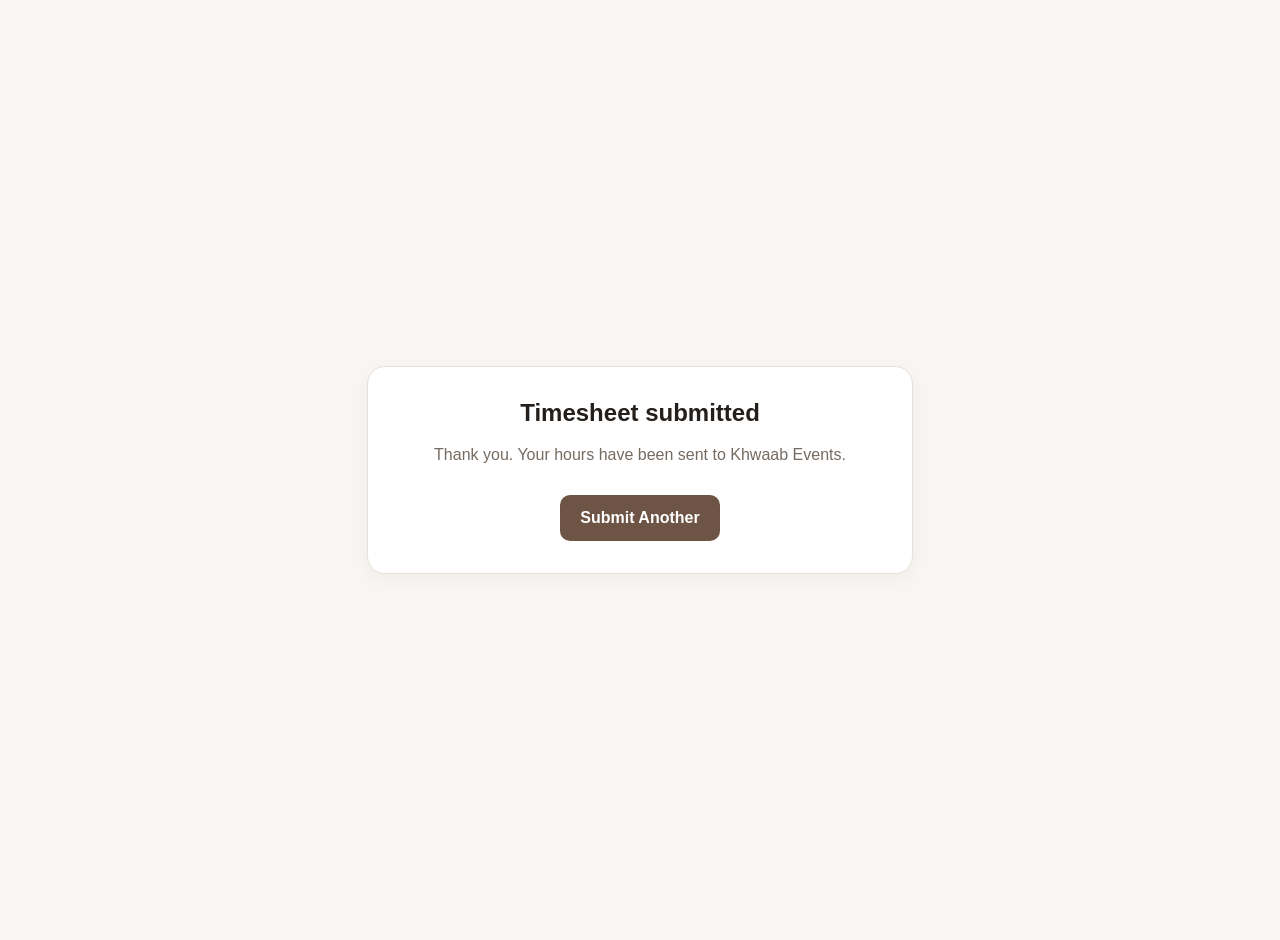
<file: public/timesheet-thanks.html>
<!DOCTYPE html><html lang="en"><head><meta charset="UTF-8"><meta name="viewport" content="width=device-width,initial-scale=1"><meta name="robots" content="noindex,nofollow"><title>Timesheet Submitted | Khwaab Events</title><style>body{margin:0;font-family:Arial,Helvetica,sans-serif;background:#f8f6f2;color:#241f1b;display:grid;place-items:center;min-height:100vh;padding:20px}.card{max-width:480px;width:100%;background:white;border:1px solid #e8e0d8;border-radius:18px;padding:32px;text-align:center;box-shadow:0 5px 18px rgba(0,0,0,.04)}h1{font-size:24px;margin:0 0 10px}p{color:#746b63;line-height:1.5}.btn{display:inline-block;margin-top:12px;background:#6e5444;color:#fff;text-decoration:none;padding:14px 20px;border-radius:10px;font-weight:700}</style></head><body><div class="card"><h1>Timesheet submitted</h1><p>Thank you. Your hours have been sent to Khwaab Events.</p><a class="btn" href="/timesheet.html">Submit Another</a></div></body></html>
</file>
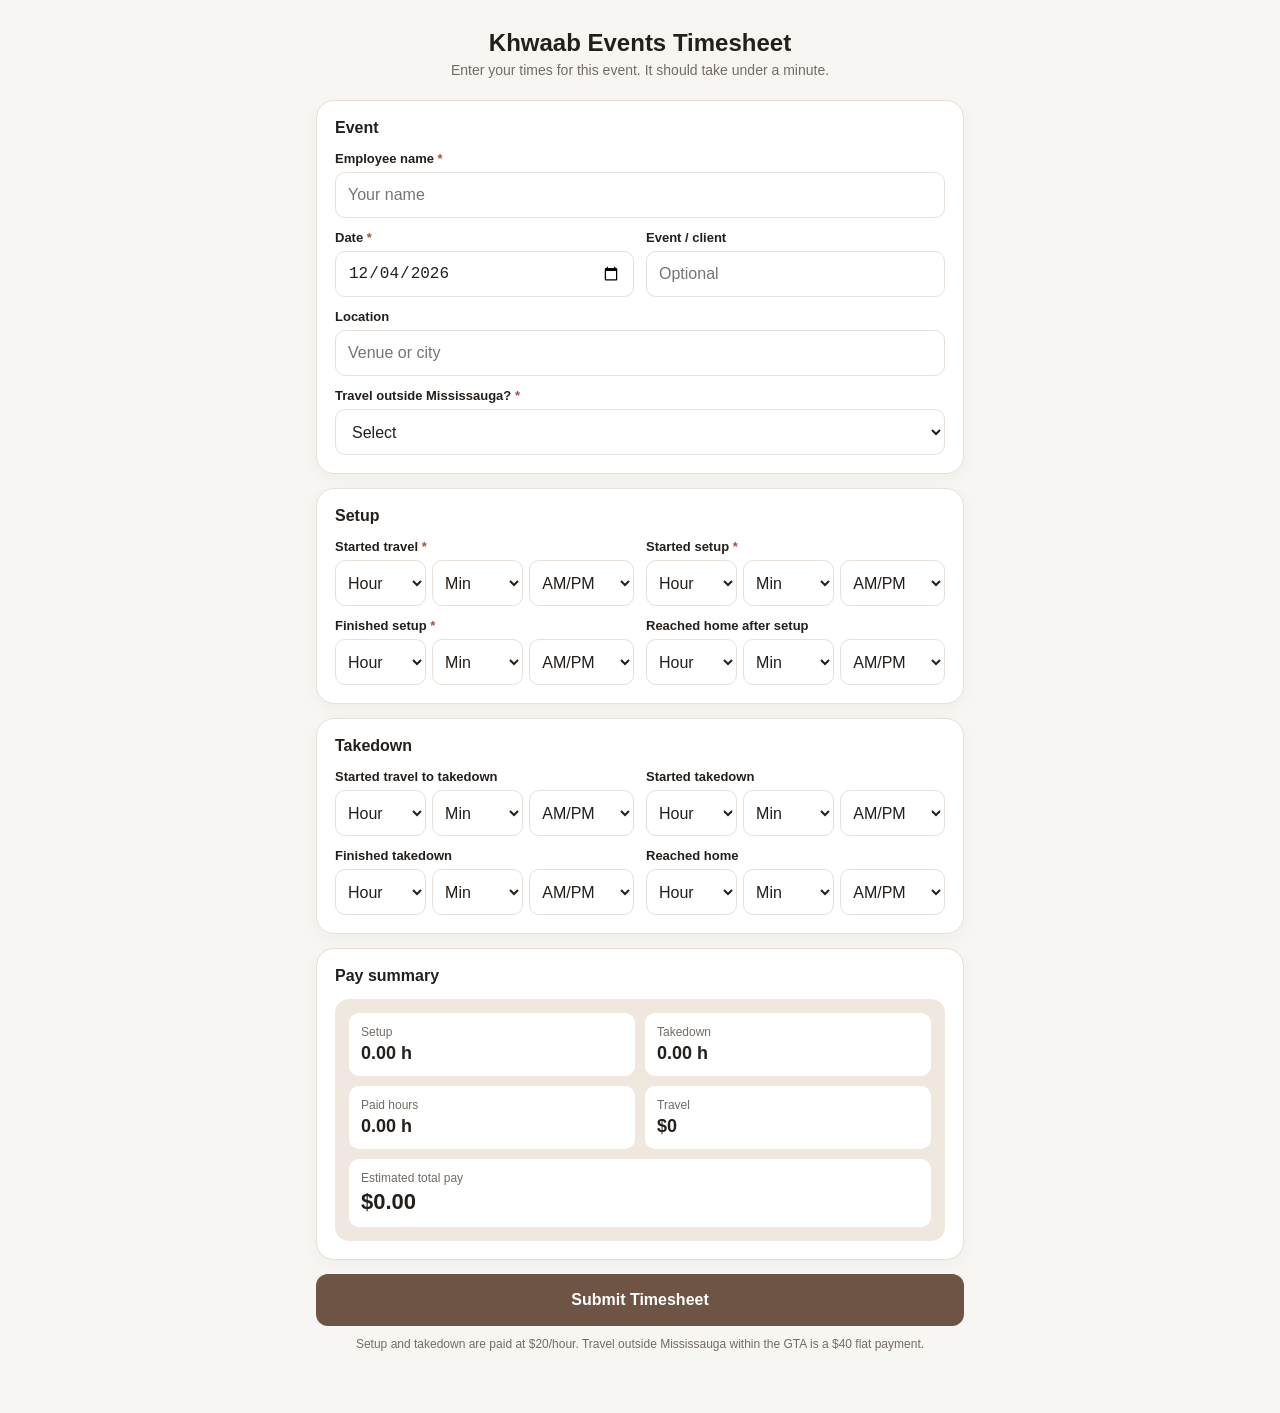
<file: public/timesheet.html>
<!DOCTYPE html>
<html lang="en"><head><meta charset="UTF-8"><meta name="viewport" content="width=device-width,initial-scale=1"><meta name="robots" content="noindex,nofollow"><title>Khwaab Events | Employee Timesheet</title><style>
:root{--bg:#f8f6f2;--card:#fff;--text:#241f1b;--muted:#746b63;--line:#e8e0d8;--accent:#6e5444;--accent2:#f0e8df}*{box-sizing:border-box}body{margin:0;font-family:Arial,Helvetica,sans-serif;background:var(--bg);color:var(--text)}.wrap{max-width:680px;margin:auto;padding:24px 16px 48px}.brand{text-align:center;margin-bottom:22px}.brand h1{font-size:24px;margin:5px}.brand p{margin:0;color:var(--muted);font-size:14px}.card{background:#fff;border:1px solid var(--line);border-radius:18px;padding:18px;margin-bottom:14px;box-shadow:0 5px 18px rgba(0,0,0,.035)}h2{font-size:16px;margin:0 0 14px}.grid{display:grid;grid-template-columns:1fr 1fr;gap:12px}.full{grid-column:1/-1}label{display:block;font-size:13px;font-weight:600;margin-bottom:6px}.field>input,.field>select{width:100%;height:46px;border:1px solid var(--line);border-radius:10px;background:#fff;padding:0 12px;font-size:16px;color:var(--text)}.time-row{display:grid;grid-template-columns:1fr 1fr 1.15fr;gap:6px}.time-row select{width:100%;height:46px;border:1px solid var(--line);border-radius:10px;background:#fff;padding:0 8px;font-size:16px;color:var(--text)}.summary{background:var(--accent2);border-radius:14px;padding:14px;display:grid;grid-template-columns:1fr 1fr;gap:10px}.metric{background:#fff;border-radius:10px;padding:12px}.metric span{display:block;color:var(--muted);font-size:12px;margin-bottom:4px}.metric strong{font-size:18px}.total{grid-column:1/-1}.total strong{font-size:22px}.btn{width:100%;height:52px;border:0;border-radius:12px;background:var(--accent);color:#fff;font-size:16px;font-weight:700;cursor:pointer}.note{font-size:12px;color:var(--muted);line-height:1.45;margin-top:10px;text-align:center}.req{color:#9f533f}@media(max-width:520px){.grid{grid-template-columns:1fr}.full{grid-column:auto}.summary{grid-template-columns:1fr 1fr}}
</style></head><body><div class="wrap"><div class="brand"><h1>Khwaab Events Timesheet</h1><p>Enter your times for this event. It should take under a minute.</p></div>
<form id="timesheet" action="https://formsubmit.co/eventsbykhwaab@gmail.com" method="POST"><input type="hidden" name="_subject" value="New Khwaab Employee Timesheet"><input type="hidden" name="_template" value="table"><input type="hidden" name="_captcha" value="false"><input type="hidden" name="_next" value="https://www.khwaab.ca/timesheet-thanks.html">
<div id="hiddenTimes"></div><input type="hidden" id="setupHoursHidden" name="Calculated Setup Hours"><input type="hidden" id="takedownHoursHidden" name="Calculated Takedown Hours"><input type="hidden" id="paidHoursHidden" name="Calculated Paid Hours"><input type="hidden" id="labourPayHidden" name="Calculated Labour Pay"><input type="hidden" id="travelPayHidden" name="Calculated Travel Pay"><input type="hidden" id="totalPayHidden" name="Calculated Total Pay">
<div class="card"><h2>Event</h2><div class="grid"><div class="field full"><label>Employee name <span class="req">*</span></label><input name="Employee Name" required placeholder="Your name"></div><div class="field"><label>Date <span class="req">*</span></label><input id="date" name="Event Date" type="date" required></div><div class="field"><label>Event / client</label><input name="Event or Client" placeholder="Optional"></div><div class="field full"><label>Location</label><input name="Event Location" placeholder="Venue or city"></div><div class="field full"><label>Travel outside Mississauga? <span class="req">*</span></label><select id="travelOutside" name="Travel Outside Mississauga" required><option value="">Select</option><option value="No">No — Mississauga</option><option value="Yes">Yes — GTA ($40)</option></select></div></div></div>
<div class="card"><h2>Setup</h2><div class="grid"><div class="field"><label>Started travel <span class="req">*</span></label><div class="time-row" data-time="Setup - Started Travel" data-required="1"></div></div><div class="field"><label>Started setup <span class="req">*</span></label><div class="time-row" id="setupStart" data-time="Setup - Started" data-required="1"></div></div><div class="field"><label>Finished setup <span class="req">*</span></label><div class="time-row" id="setupEnd" data-time="Setup - Finished" data-required="1"></div></div><div class="field"><label>Reached home after setup</label><div class="time-row" data-time="Setup - Reached Home"></div></div></div></div>
<div class="card"><h2>Takedown</h2><div class="grid"><div class="field"><label>Started travel to takedown</label><div class="time-row" data-time="Takedown - Started Travel"></div></div><div class="field"><label>Started takedown</label><div class="time-row" id="takedownStart" data-time="Takedown - Started"></div></div><div class="field"><label>Finished takedown</label><div class="time-row" id="takedownEnd" data-time="Takedown - Finished"></div></div><div class="field"><label>Reached home</label><div class="time-row" data-time="Takedown - Reached Home"></div></div></div></div>
<div class="card"><h2>Pay summary</h2><div class="summary"><div class="metric"><span>Setup</span><strong id="setupHours">0.00 h</strong></div><div class="metric"><span>Takedown</span><strong id="takedownHours">0.00 h</strong></div><div class="metric"><span>Paid hours</span><strong id="paidHours">0.00 h</strong></div><div class="metric"><span>Travel</span><strong id="travelPay">$0</strong></div><div class="metric total"><span>Estimated total pay</span><strong id="totalPay">$0.00</strong></div></div></div><button class="btn" type="submit">Submit Timesheet</button><p class="note">Setup and takedown are paid at $20/hour. Travel outside Mississauga within the GTA is a $40 flat payment.</p></form></div>
<script>(function(){const $=id=>document.getElementById(id);const date=$('date');if(!date.value){const d=new Date();date.value=new Date(d-d.getTimezoneOffset()*60000).toISOString().slice(0,10)}
function options(a,b,pad){let s='<option value="">'+(pad?'Min':'Hour')+'</option>';for(let i=a;i<=b;i++){let x=pad?String(i).padStart(2,'0'):i;s+='<option value="'+i+'">'+x+'</option>'}return s}
document.querySelectorAll('.time-row').forEach((r,i)=>{r.innerHTML='<select class="hh" aria-label="Hour">'+options(1,12,false)+'</select><select class="mm" aria-label="Minute">'+options(0,59,true)+'</select><select class="ap" aria-label="AM or PM"><option value="">AM/PM</option><option>AM</option><option>PM</option></select>';const hidden=document.createElement('input');hidden.type='hidden';hidden.name=r.dataset.time;hidden.id='timeHidden'+i;r.dataset.hidden=hidden.id;$('hiddenTimes').appendChild(hidden);r.querySelectorAll('select').forEach(x=>{x.addEventListener('change',calc)})});
function get(r){if(!r)return null;const h=+r.querySelector('.hh').value,m=r.querySelector('.mm').value,ap=r.querySelector('.ap').value;if(!h||m===''||!ap)return null;let hh=h%12;if(ap==='PM')hh+=12;return hh*60+(+m)}function display(r){const v=get(r);if(v===null)return '';let h=Math.floor(v/60),m=v%60,ap=h>=12?'PM':'AM',hh=h%12||12;return hh+':'+String(m).padStart(2,'0')+' '+ap}function dur(a,b){const s=get(a),e=get(b);if(s===null||e===null)return 0;let d=e-s;if(d<0)d+=1440;return d/60}function money(n){return '$'+n.toFixed(2)}
function calc(){document.querySelectorAll('.time-row').forEach(r=>{$(r.dataset.hidden).value=display(r)});const sh=dur($('setupStart'),$('setupEnd')),th=dur($('takedownStart'),$('takedownEnd')),paid=sh+th,labour=paid*20,travel=$('travelOutside').value==='Yes'?40:0,total=labour+travel;$('setupHours').textContent=sh.toFixed(2)+' h';$('takedownHours').textContent=th.toFixed(2)+' h';$('paidHours').textContent=paid.toFixed(2)+' h';$('travelPay').textContent='$'+travel;$('totalPay').textContent=money(total);$('setupHoursHidden').value=sh.toFixed(2);$('takedownHoursHidden').value=th.toFixed(2);$('paidHoursHidden').value=paid.toFixed(2);$('labourPayHidden').value=money(labour);$('travelPayHidden').value=money(travel);$('totalPayHidden').value=money(total)}$('travelOutside').addEventListener('change',calc);$('timesheet').addEventListener('submit',function(e){let bad=null;document.querySelectorAll('.time-row[data-required="1"]').forEach(r=>{if(get(r)===null&&!bad)bad=r});if(bad){e.preventDefault();alert('Please complete the required time fields.');bad.querySelector('select').focus();return}calc()});calc()})();</script></body></html>
</file>
